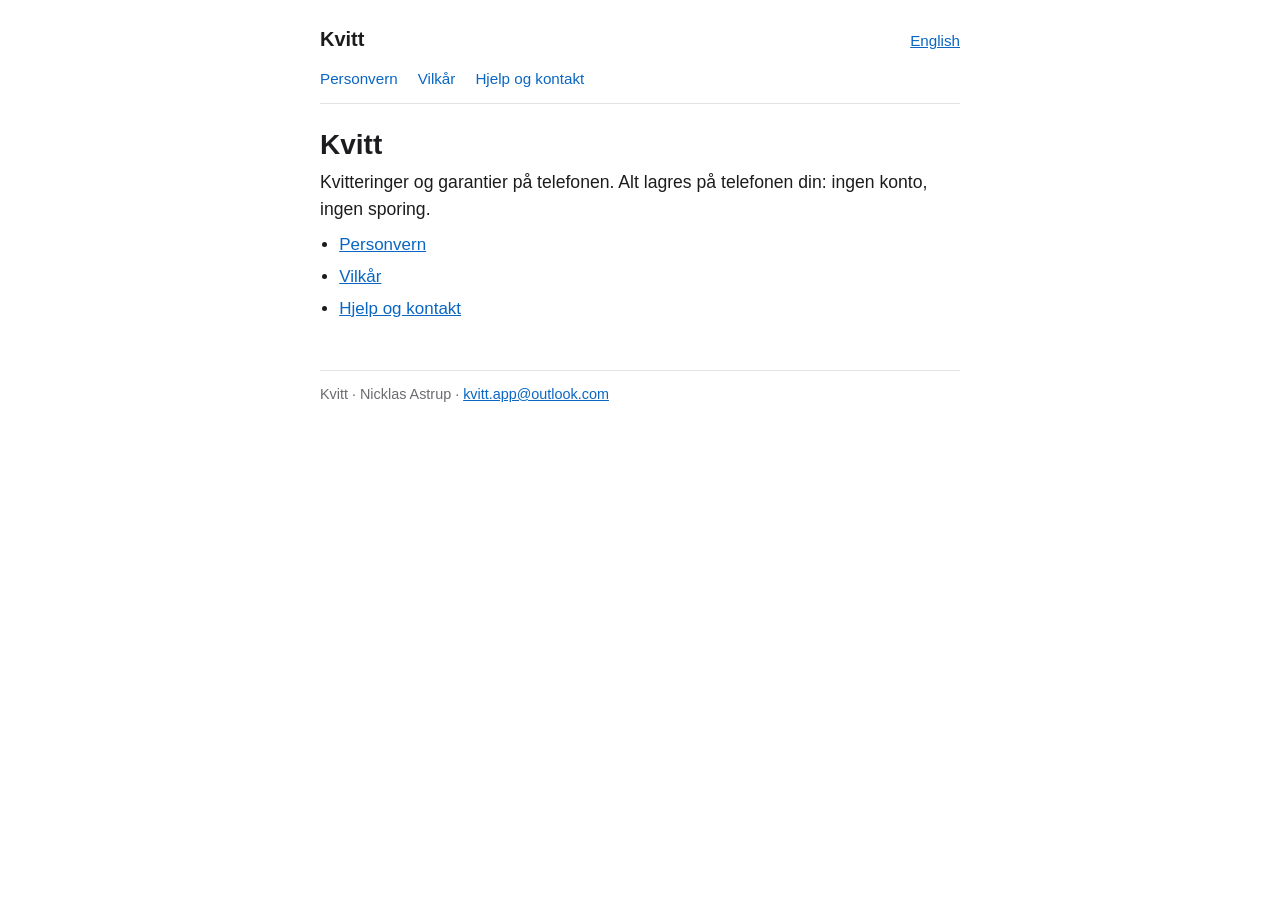
<file: index.html>
<!doctype html>
<html lang="nb">
<head>
<meta charset="utf-8">
<meta name="viewport" content="width=device-width, initial-scale=1">
<title>Kvitt</title>
<link rel="stylesheet" href="./style.css">
</head>
<body>
<header><a class="brand" href="./">Kvitt</a><a class="lang" href="./en/" hreflang="en">English</a></header>
<nav><a href="./personvern/">Personvern</a><a href="./vilkar/">Vilkår</a><a href="./support/">Hjelp og kontakt</a></nav>
<main>
<h1>Kvitt</h1>
<p class=lead>Kvitteringer og garantier på telefonen. Alt lagres på telefonen din: ingen konto, ingen sporing.</p>
<ul class=links><li><a href="./personvern/">Personvern</a></li><li><a href="./vilkar/">Vilkår</a></li><li><a href="./support/">Hjelp og kontakt</a></li></ul>
</main>
<footer>Kvitt · Nicklas Astrup · <a href="mailto:kvitt.app@outlook.com">kvitt.app@outlook.com</a></footer>
</body>
</html>
</file>
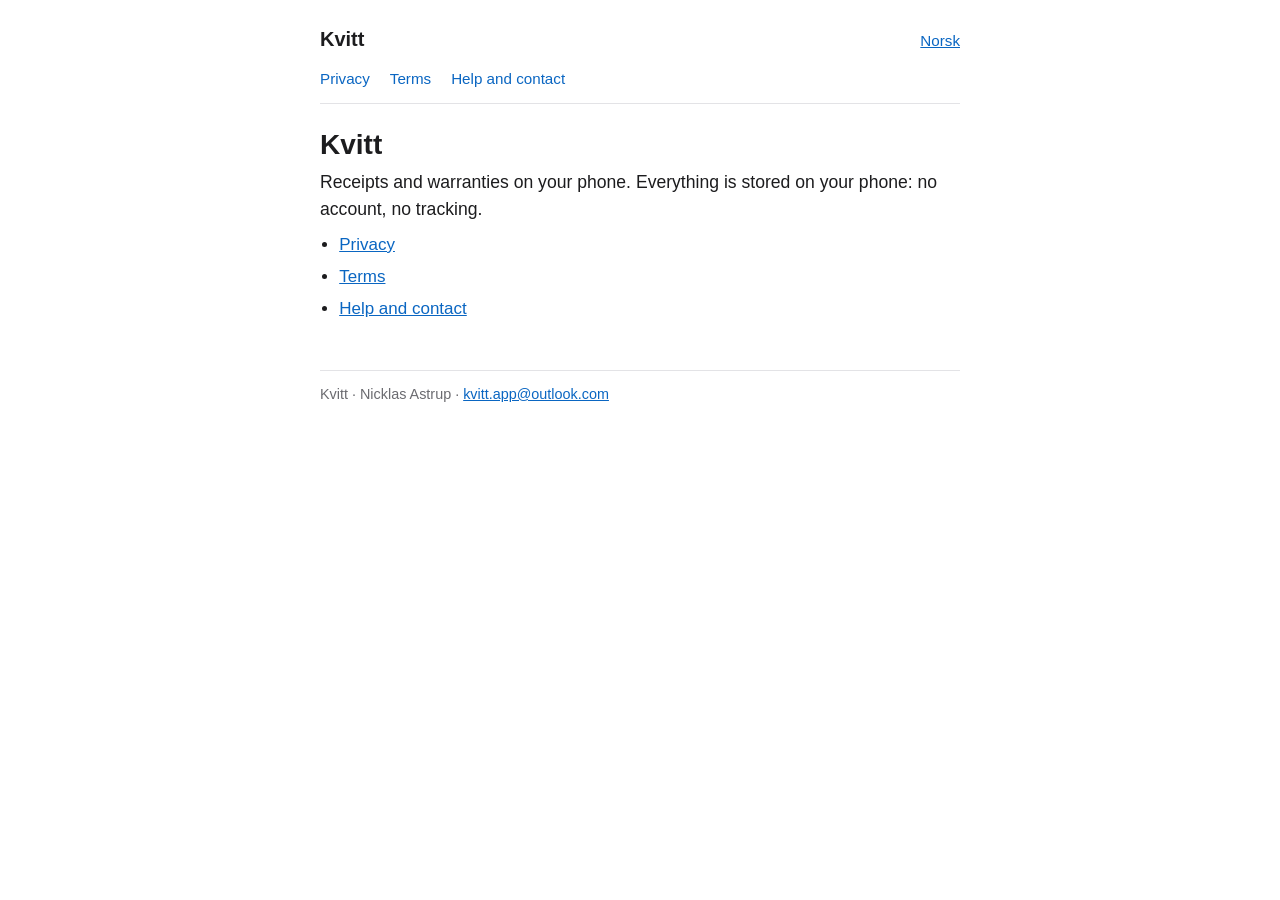
<file: en/index.html>
<!doctype html>
<html lang="en">
<head>
<meta charset="utf-8">
<meta name="viewport" content="width=device-width, initial-scale=1">
<title>Kvitt</title>
<link rel="stylesheet" href="../style.css">
</head>
<body>
<header><a class="brand" href="../en/">Kvitt</a><a class="lang" href="../" hreflang="nb">Norsk</a></header>
<nav><a href="../en/privacy/">Privacy</a><a href="../en/terms/">Terms</a><a href="../en/support/">Help and contact</a></nav>
<main>
<h1>Kvitt</h1>
<p class=lead>Receipts and warranties on your phone. Everything is stored on your phone: no account, no tracking.</p>
<ul class=links><li><a href="../en/privacy/">Privacy</a></li><li><a href="../en/terms/">Terms</a></li><li><a href="../en/support/">Help and contact</a></li></ul>
</main>
<footer>Kvitt · Nicklas Astrup · <a href="mailto:kvitt.app@outlook.com">kvitt.app@outlook.com</a></footer>
</body>
</html>
</file>
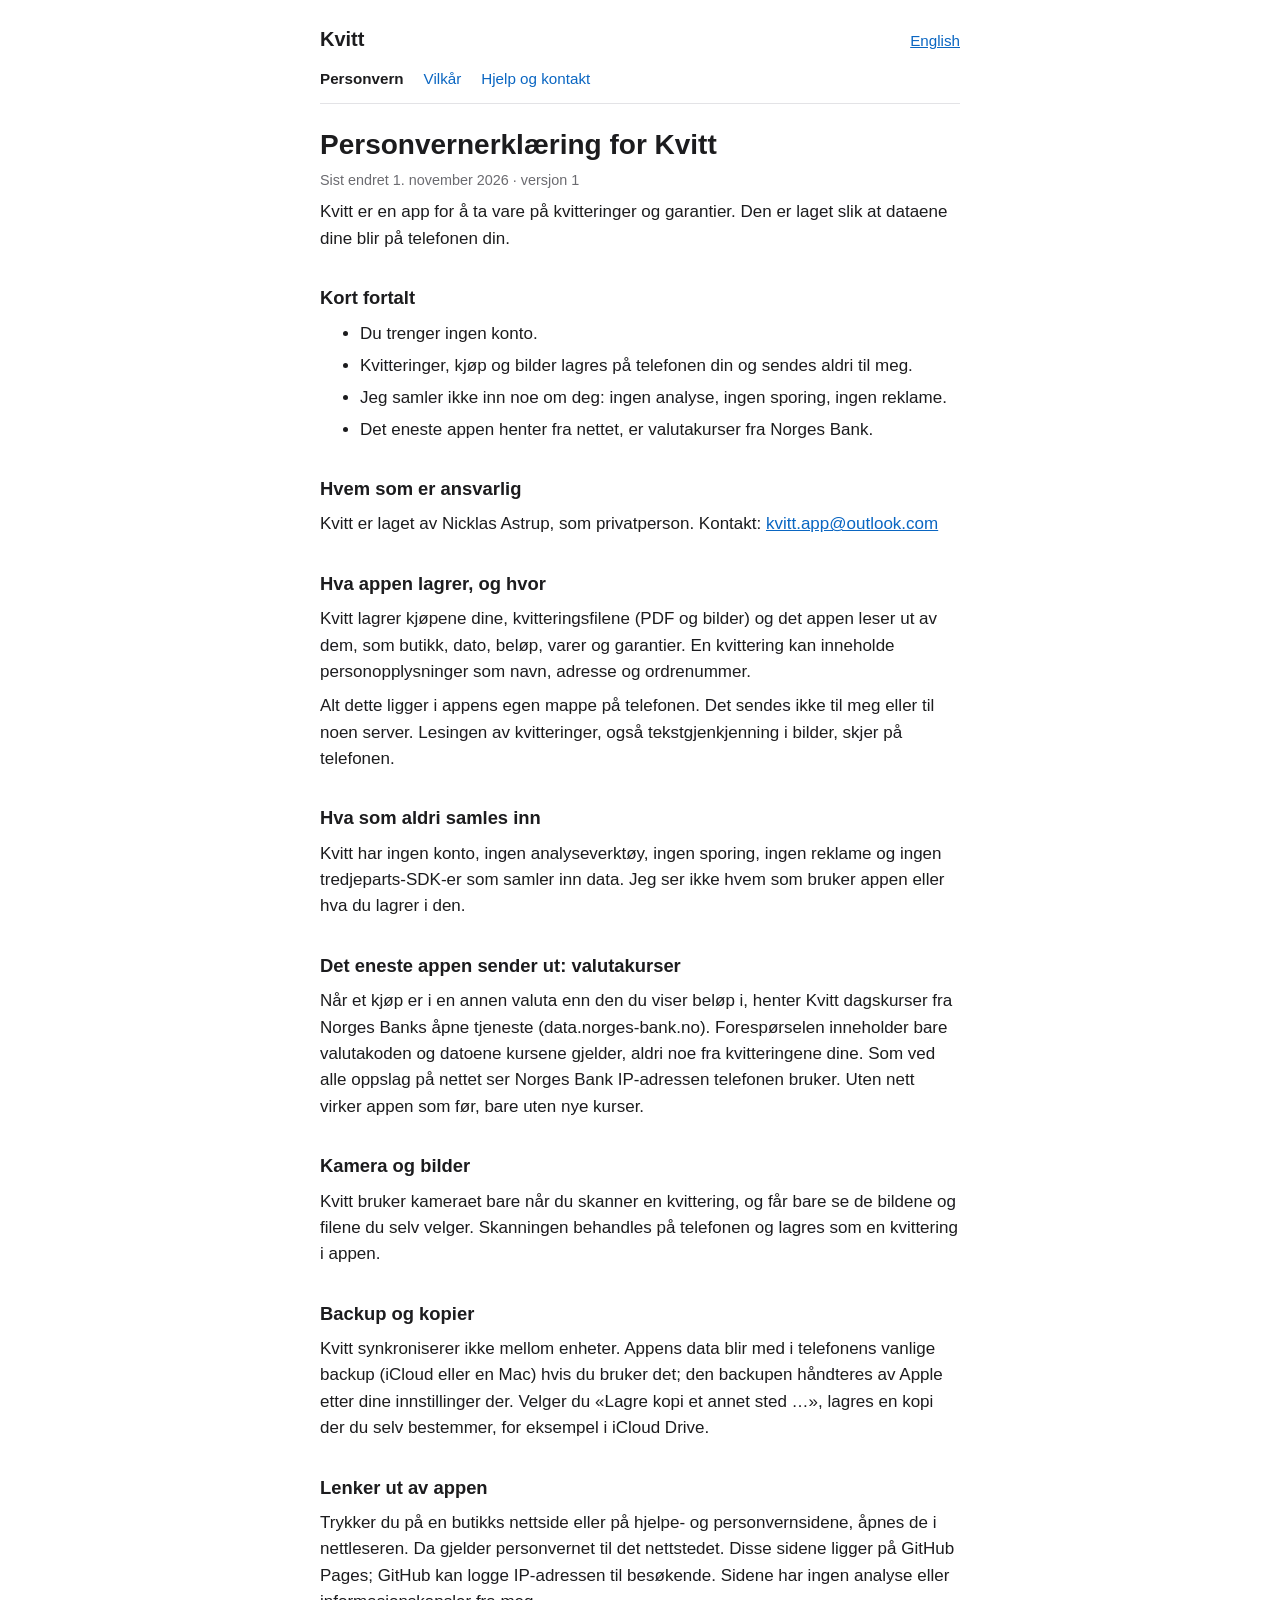
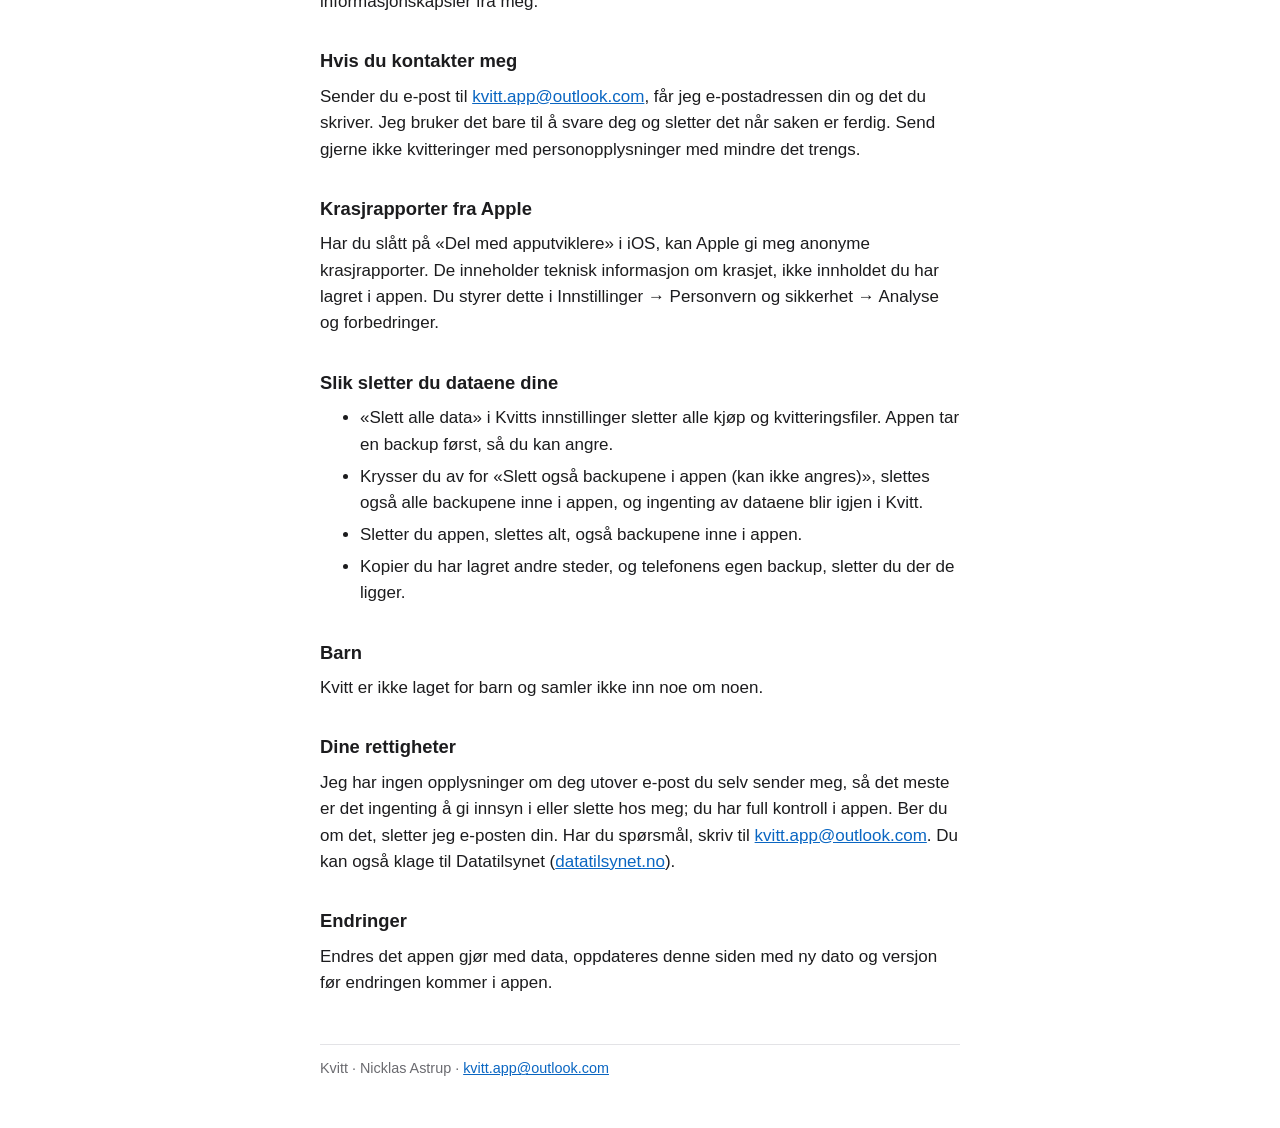
<file: personvern/index.html>
<!doctype html>
<html lang="nb">
<head>
<meta charset="utf-8">
<meta name="viewport" content="width=device-width, initial-scale=1">
<title>Personvernerklæring for Kvitt</title>
<link rel="stylesheet" href="../style.css">
</head>
<body>
<header><a class="brand" href="../">Kvitt</a><a class="lang" href="../en/privacy/" hreflang="en">English</a></header>
<nav><a href="../personvern/" aria-current=page>Personvern</a><a href="../vilkar/">Vilkår</a><a href="../support/">Hjelp og kontakt</a></nav>
<main>
<h1>Personvernerklæring for Kvitt</h1>
<p class="meta">Sist endret 1. november 2026 · versjon 1</p>
<p>Kvitt er en app for å ta vare på kvitteringer og garantier. Den er laget slik at dataene dine blir på telefonen din.</p>
<h2>Kort fortalt</h2>
<ul><li>Du trenger ingen konto.</li><li>Kvitteringer, kjøp og bilder lagres på telefonen din og sendes aldri til meg.</li><li>Jeg samler ikke inn noe om deg: ingen analyse, ingen sporing, ingen reklame.</li><li>Det eneste appen henter fra nettet, er valutakurser fra Norges Bank.</li></ul>
<h2>Hvem som er ansvarlig</h2>
<p>Kvitt er laget av Nicklas Astrup, som privatperson. Kontakt: <a href="mailto:kvitt.app@outlook.com">kvitt.app@outlook.com</a></p>
<h2>Hva appen lagrer, og hvor</h2>
<p>Kvitt lagrer kjøpene dine, kvitteringsfilene (PDF og bilder) og det appen leser ut av dem, som butikk, dato, beløp, varer og garantier. En kvittering kan inneholde personopplysninger som navn, adresse og ordrenummer.</p>
<p>Alt dette ligger i appens egen mappe på telefonen. Det sendes ikke til meg eller til noen server. Lesingen av kvitteringer, også tekstgjenkjenning i bilder, skjer på telefonen.</p>
<h2>Hva som aldri samles inn</h2>
<p>Kvitt har ingen konto, ingen analyseverktøy, ingen sporing, ingen reklame og ingen tredjeparts-SDK-er som samler inn data. Jeg ser ikke hvem som bruker appen eller hva du lagrer i den.</p>
<h2>Det eneste appen sender ut: valutakurser</h2>
<p>Når et kjøp er i en annen valuta enn den du viser beløp i, henter Kvitt dagskurser fra Norges Banks åpne tjeneste (data.norges-bank.no). Forespørselen inneholder bare valutakoden og datoene kursene gjelder, aldri noe fra kvitteringene dine. Som ved alle oppslag på nettet ser Norges Bank IP-adressen telefonen bruker. Uten nett virker appen som før, bare uten nye kurser.</p>
<h2>Kamera og bilder</h2>
<p>Kvitt bruker kameraet bare når du skanner en kvittering, og får bare se de bildene og filene du selv velger. Skanningen behandles på telefonen og lagres som en kvittering i appen.</p>
<h2>Backup og kopier</h2>
<p>Kvitt synkroniserer ikke mellom enheter. Appens data blir med i telefonens vanlige backup (iCloud eller en Mac) hvis du bruker det; den backupen håndteres av Apple etter dine innstillinger der. Velger du «Lagre kopi et annet sted …», lagres en kopi der du selv bestemmer, for eksempel i iCloud Drive.</p>
<h2>Lenker ut av appen</h2>
<p>Trykker du på en butikks nettside eller på hjelpe- og personvernsidene, åpnes de i nettleseren. Da gjelder personvernet til det nettstedet. Disse sidene ligger på GitHub Pages; GitHub kan logge IP-adressen til besøkende. Sidene har ingen analyse eller informasjonskapsler fra meg.</p>
<h2>Hvis du kontakter meg</h2>
<p>Sender du e-post til <a href="mailto:kvitt.app@outlook.com">kvitt.app@outlook.com</a>, får jeg e-postadressen din og det du skriver. Jeg bruker det bare til å svare deg og sletter det når saken er ferdig. Send gjerne ikke kvitteringer med personopplysninger med mindre det trengs.</p>
<h2>Krasjrapporter fra Apple</h2>
<p>Har du slått på «Del med apputviklere» i iOS, kan Apple gi meg anonyme krasjrapporter. De inneholder teknisk informasjon om krasjet, ikke innholdet du har lagret i appen. Du styrer dette i Innstillinger → Personvern og sikkerhet → Analyse og forbedringer.</p>
<h2>Slik sletter du dataene dine</h2>
<ul><li>«Slett alle data» i Kvitts innstillinger sletter alle kjøp og kvitteringsfiler. Appen tar en backup først, så du kan angre.</li><li>Krysser du av for «Slett også backupene i appen (kan ikke angres)», slettes også alle backupene inne i appen, og ingenting av dataene blir igjen i Kvitt.</li><li>Sletter du appen, slettes alt, også backupene inne i appen.</li><li>Kopier du har lagret andre steder, og telefonens egen backup, sletter du der de ligger.</li></ul>
<h2>Barn</h2>
<p>Kvitt er ikke laget for barn og samler ikke inn noe om noen.</p>
<h2>Dine rettigheter</h2>
<p>Jeg har ingen opplysninger om deg utover e-post du selv sender meg, så det meste er det ingenting å gi innsyn i eller slette hos meg; du har full kontroll i appen. Ber du om det, sletter jeg e-posten din. Har du spørsmål, skriv til <a href="mailto:kvitt.app@outlook.com">kvitt.app@outlook.com</a>. Du kan også klage til Datatilsynet (<a href="https://www.datatilsynet.no">datatilsynet.no</a>).</p>
<h2>Endringer</h2>
<p>Endres det appen gjør med data, oppdateres denne siden med ny dato og versjon før endringen kommer i appen.</p>
</main>
<footer>Kvitt · Nicklas Astrup · <a href="mailto:kvitt.app@outlook.com">kvitt.app@outlook.com</a></footer>
</body>
</html>
</file>
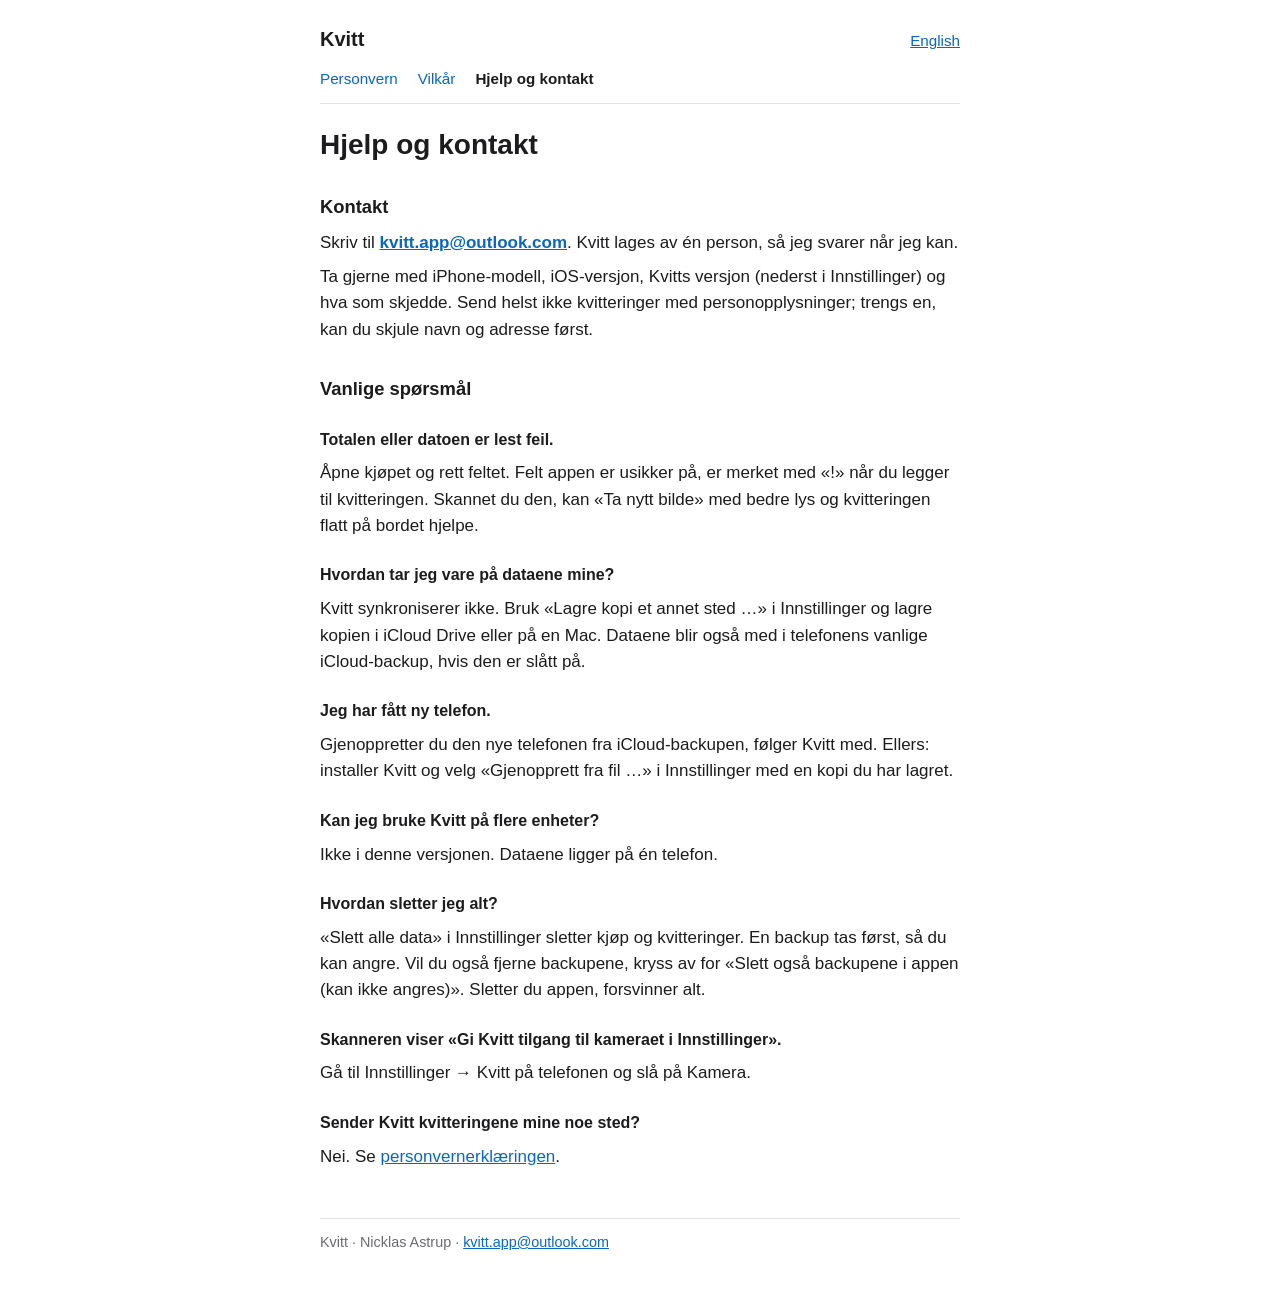
<file: support/index.html>
<!doctype html>
<html lang="nb">
<head>
<meta charset="utf-8">
<meta name="viewport" content="width=device-width, initial-scale=1">
<title>Hjelp og kontakt</title>
<link rel="stylesheet" href="../style.css">
</head>
<body>
<header><a class="brand" href="../">Kvitt</a><a class="lang" href="../en/support/" hreflang="en">English</a></header>
<nav><a href="../personvern/">Personvern</a><a href="../vilkar/">Vilkår</a><a href="../support/" aria-current=page>Hjelp og kontakt</a></nav>
<main>
<h1>Hjelp og kontakt</h1>
<h2>Kontakt</h2>
<p>Skriv til <strong><a href="mailto:kvitt.app@outlook.com">kvitt.app@outlook.com</a></strong>. Kvitt lages av én person, så jeg svarer når jeg kan.</p>
<p>Ta gjerne med iPhone-modell, iOS-versjon, Kvitts versjon (nederst i Innstillinger) og hva som skjedde. Send helst ikke kvitteringer med personopplysninger; trengs en, kan du skjule navn og adresse først.</p>
<h2>Vanlige spørsmål</h2>
<h3>Totalen eller datoen er lest feil.</h3><p>Åpne kjøpet og rett feltet. Felt appen er usikker på, er merket med «!» når du legger til kvitteringen. Skannet du den, kan «Ta nytt bilde» med bedre lys og kvitteringen flatt på bordet hjelpe.</p>
<h3>Hvordan tar jeg vare på dataene mine?</h3><p>Kvitt synkroniserer ikke. Bruk «Lagre kopi et annet sted …» i Innstillinger og lagre kopien i iCloud Drive eller på en Mac. Dataene blir også med i telefonens vanlige iCloud-backup, hvis den er slått på.</p>
<h3>Jeg har fått ny telefon.</h3><p>Gjenoppretter du den nye telefonen fra iCloud-backupen, følger Kvitt med. Ellers: installer Kvitt og velg «Gjenopprett fra fil …» i Innstillinger med en kopi du har lagret.</p>
<h3>Kan jeg bruke Kvitt på flere enheter?</h3><p>Ikke i denne versjonen. Dataene ligger på én telefon.</p>
<h3>Hvordan sletter jeg alt?</h3><p>«Slett alle data» i Innstillinger sletter kjøp og kvitteringer. En backup tas først, så du kan angre. Vil du også fjerne backupene, kryss av for «Slett også backupene i appen (kan ikke angres)». Sletter du appen, forsvinner alt.</p>
<h3>Skanneren viser «Gi Kvitt tilgang til kameraet i Innstillinger».</h3><p>Gå til Innstillinger → Kvitt på telefonen og slå på Kamera.</p>
<h3>Sender Kvitt kvitteringene mine noe sted?</h3><p>Nei. Se <a href="../personvern/">personvernerklæringen</a>.</p>
</main>
<footer>Kvitt · Nicklas Astrup · <a href="mailto:kvitt.app@outlook.com">kvitt.app@outlook.com</a></footer>
</body>
</html>
</file>
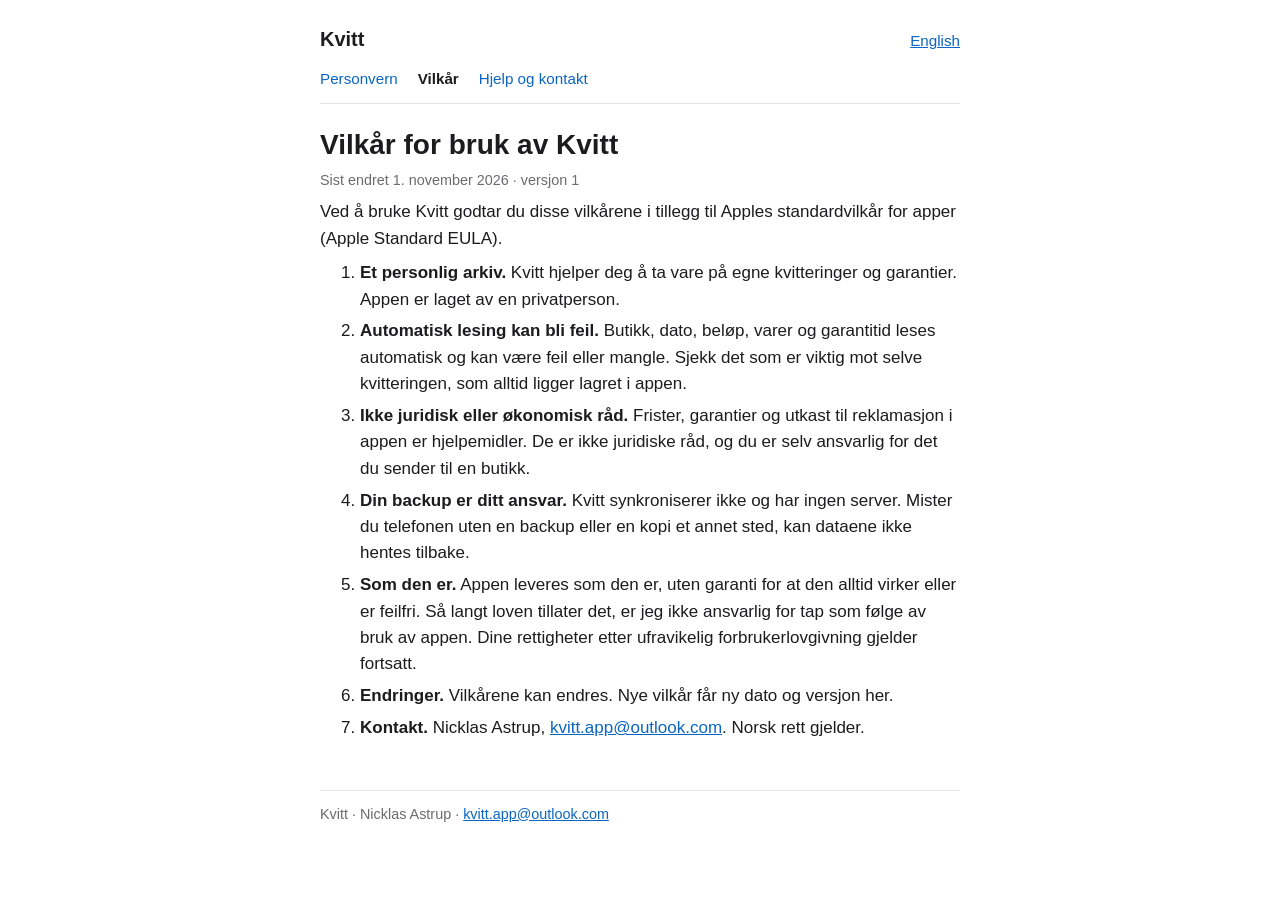
<file: vilkar/index.html>
<!doctype html>
<html lang="nb">
<head>
<meta charset="utf-8">
<meta name="viewport" content="width=device-width, initial-scale=1">
<title>Vilkår for bruk av Kvitt</title>
<link rel="stylesheet" href="../style.css">
</head>
<body>
<header><a class="brand" href="../">Kvitt</a><a class="lang" href="../en/terms/" hreflang="en">English</a></header>
<nav><a href="../personvern/">Personvern</a><a href="../vilkar/" aria-current=page>Vilkår</a><a href="../support/">Hjelp og kontakt</a></nav>
<main>
<h1>Vilkår for bruk av Kvitt</h1>
<p class="meta">Sist endret 1. november 2026 · versjon 1</p>
<p>Ved å bruke Kvitt godtar du disse vilkårene i tillegg til Apples standardvilkår for apper (Apple Standard EULA).</p>
<ol><li><strong>Et personlig arkiv.</strong> Kvitt hjelper deg å ta vare på egne kvitteringer og garantier. Appen er laget av en privatperson.</li><li><strong>Automatisk lesing kan bli feil.</strong> Butikk, dato, beløp, varer og garantitid leses automatisk og kan være feil eller mangle. Sjekk det som er viktig mot selve kvitteringen, som alltid ligger lagret i appen.</li><li><strong>Ikke juridisk eller økonomisk råd.</strong> Frister, garantier og utkast til reklamasjon i appen er hjelpemidler. De er ikke juridiske råd, og du er selv ansvarlig for det du sender til en butikk.</li><li><strong>Din backup er ditt ansvar.</strong> Kvitt synkroniserer ikke og har ingen server. Mister du telefonen uten en backup eller en kopi et annet sted, kan dataene ikke hentes tilbake.</li><li><strong>Som den er.</strong> Appen leveres som den er, uten garanti for at den alltid virker eller er feilfri. Så langt loven tillater det, er jeg ikke ansvarlig for tap som følge av bruk av appen. Dine rettigheter etter ufravikelig forbrukerlovgivning gjelder fortsatt.</li><li><strong>Endringer.</strong> Vilkårene kan endres. Nye vilkår får ny dato og versjon her.</li><li><strong>Kontakt.</strong> Nicklas Astrup, <a href="mailto:kvitt.app@outlook.com">kvitt.app@outlook.com</a>. Norsk rett gjelder.</li></ol>
</main>
<footer>Kvitt · Nicklas Astrup · <a href="mailto:kvitt.app@outlook.com">kvitt.app@outlook.com</a></footer>
</body>
</html>
</file>
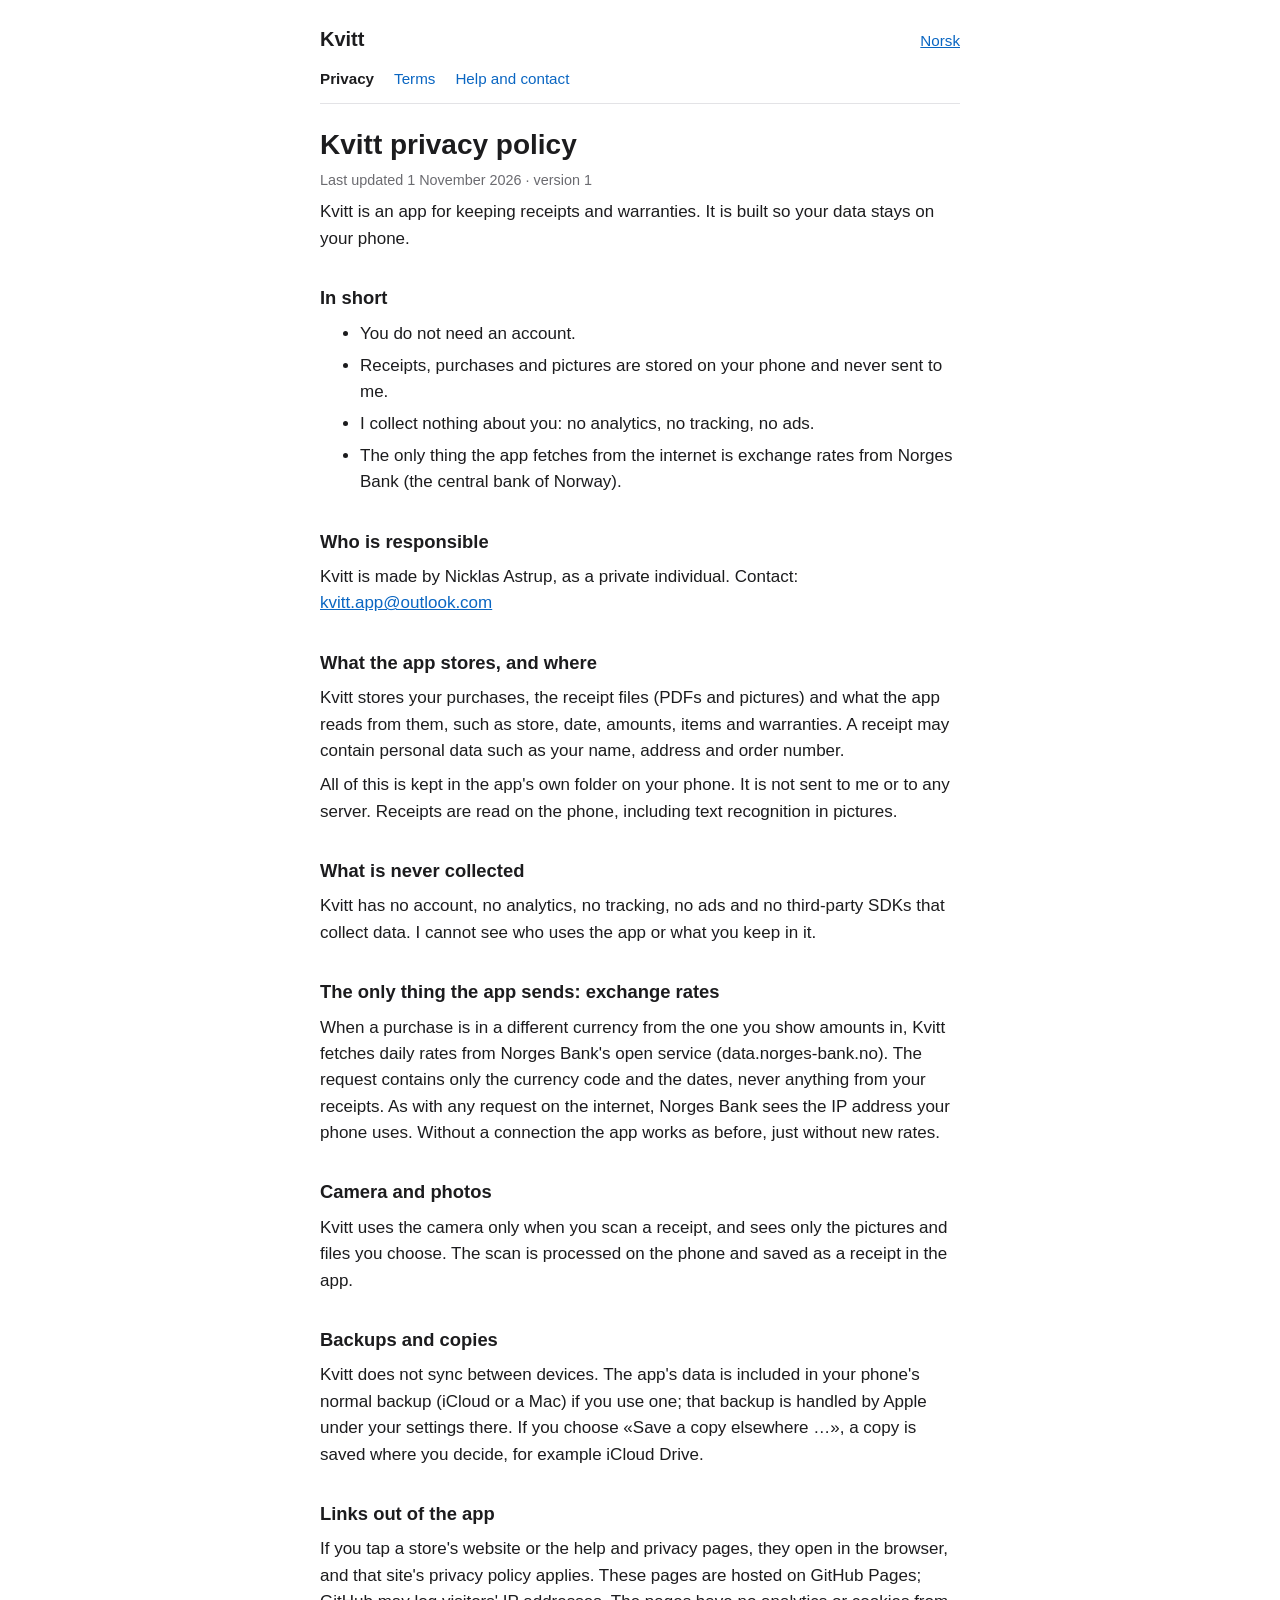
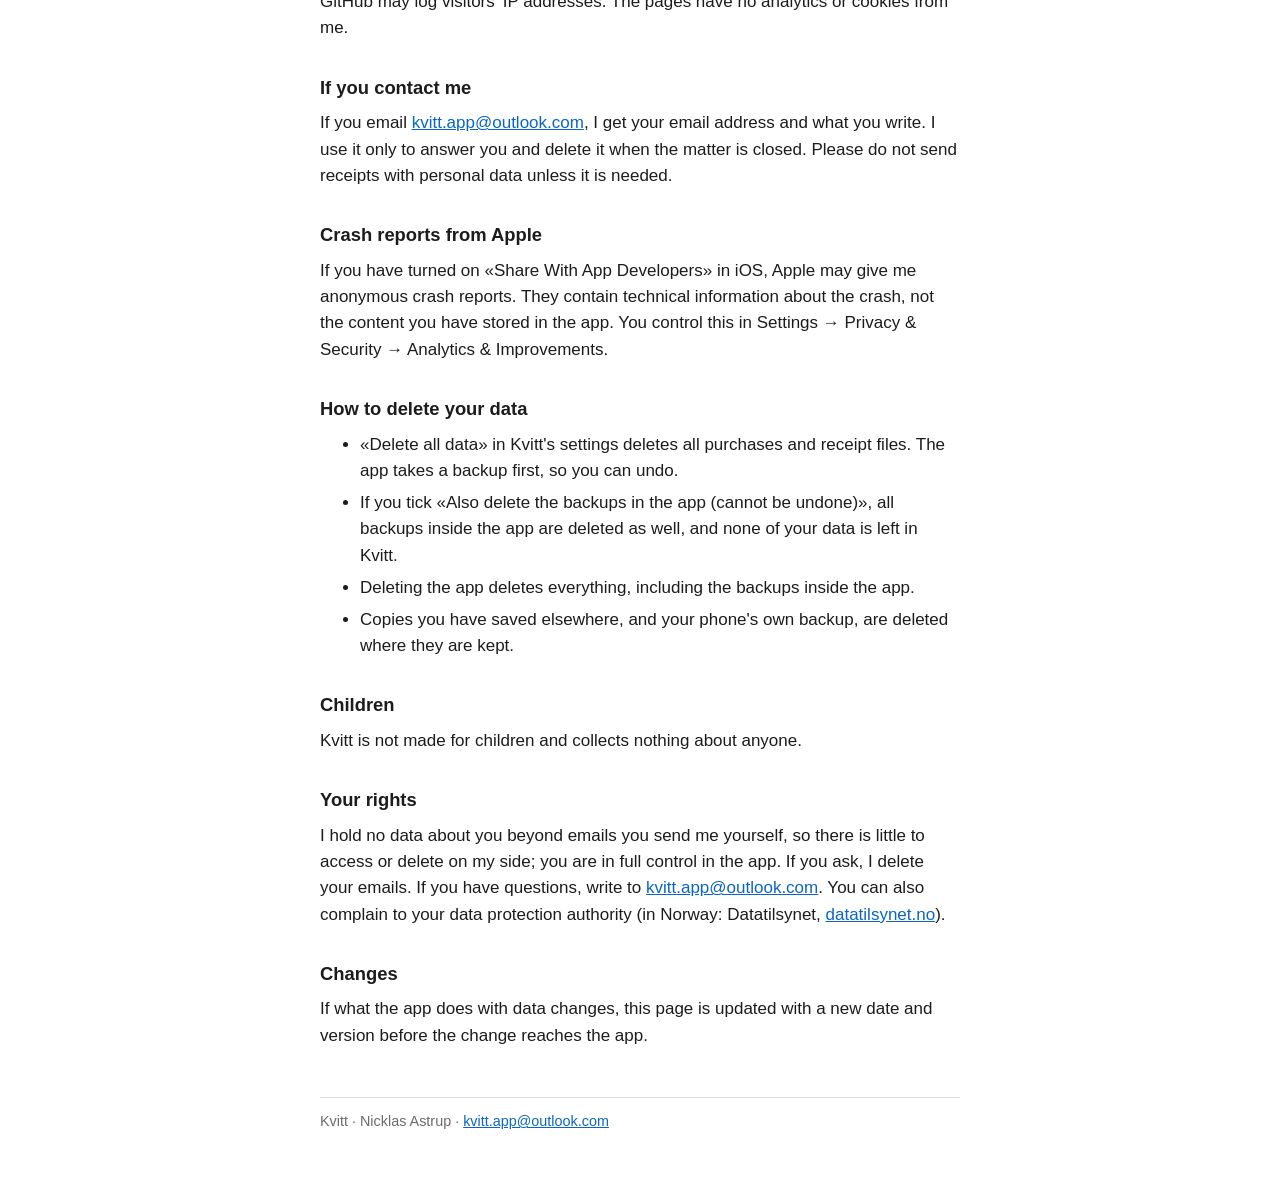
<file: en/privacy/index.html>
<!doctype html>
<html lang="en">
<head>
<meta charset="utf-8">
<meta name="viewport" content="width=device-width, initial-scale=1">
<title>Kvitt privacy policy</title>
<link rel="stylesheet" href="../../style.css">
</head>
<body>
<header><a class="brand" href="../../en/">Kvitt</a><a class="lang" href="../../personvern/" hreflang="nb">Norsk</a></header>
<nav><a href="../../en/privacy/" aria-current=page>Privacy</a><a href="../../en/terms/">Terms</a><a href="../../en/support/">Help and contact</a></nav>
<main>
<h1>Kvitt privacy policy</h1>
<p class="meta">Last updated 1 November 2026 · version 1</p>
<p>Kvitt is an app for keeping receipts and warranties. It is built so your data stays on your phone.</p>
<h2>In short</h2>
<ul><li>You do not need an account.</li><li>Receipts, purchases and pictures are stored on your phone and never sent to me.</li><li>I collect nothing about you: no analytics, no tracking, no ads.</li><li>The only thing the app fetches from the internet is exchange rates from Norges Bank (the central bank of Norway).</li></ul>
<h2>Who is responsible</h2>
<p>Kvitt is made by Nicklas Astrup, as a private individual. Contact: <a href="mailto:kvitt.app@outlook.com">kvitt.app@outlook.com</a></p>
<h2>What the app stores, and where</h2>
<p>Kvitt stores your purchases, the receipt files (PDFs and pictures) and what the app reads from them, such as store, date, amounts, items and warranties. A receipt may contain personal data such as your name, address and order number.</p>
<p>All of this is kept in the app's own folder on your phone. It is not sent to me or to any server. Receipts are read on the phone, including text recognition in pictures.</p>
<h2>What is never collected</h2>
<p>Kvitt has no account, no analytics, no tracking, no ads and no third-party SDKs that collect data. I cannot see who uses the app or what you keep in it.</p>
<h2>The only thing the app sends: exchange rates</h2>
<p>When a purchase is in a different currency from the one you show amounts in, Kvitt fetches daily rates from Norges Bank's open service (data.norges-bank.no). The request contains only the currency code and the dates, never anything from your receipts. As with any request on the internet, Norges Bank sees the IP address your phone uses. Without a connection the app works as before, just without new rates.</p>
<h2>Camera and photos</h2>
<p>Kvitt uses the camera only when you scan a receipt, and sees only the pictures and files you choose. The scan is processed on the phone and saved as a receipt in the app.</p>
<h2>Backups and copies</h2>
<p>Kvitt does not sync between devices. The app's data is included in your phone's normal backup (iCloud or a Mac) if you use one; that backup is handled by Apple under your settings there. If you choose «Save a copy elsewhere …», a copy is saved where you decide, for example iCloud Drive.</p>
<h2>Links out of the app</h2>
<p>If you tap a store's website or the help and privacy pages, they open in the browser, and that site's privacy policy applies. These pages are hosted on GitHub Pages; GitHub may log visitors' IP addresses. The pages have no analytics or cookies from me.</p>
<h2>If you contact me</h2>
<p>If you email <a href="mailto:kvitt.app@outlook.com">kvitt.app@outlook.com</a>, I get your email address and what you write. I use it only to answer you and delete it when the matter is closed. Please do not send receipts with personal data unless it is needed.</p>
<h2>Crash reports from Apple</h2>
<p>If you have turned on «Share With App Developers» in iOS, Apple may give me anonymous crash reports. They contain technical information about the crash, not the content you have stored in the app. You control this in Settings → Privacy &amp; Security → Analytics &amp; Improvements.</p>
<h2>How to delete your data</h2>
<ul><li>«Delete all data» in Kvitt's settings deletes all purchases and receipt files. The app takes a backup first, so you can undo.</li><li>If you tick «Also delete the backups in the app (cannot be undone)», all backups inside the app are deleted as well, and none of your data is left in Kvitt.</li><li>Deleting the app deletes everything, including the backups inside the app.</li><li>Copies you have saved elsewhere, and your phone's own backup, are deleted where they are kept.</li></ul>
<h2>Children</h2>
<p>Kvitt is not made for children and collects nothing about anyone.</p>
<h2>Your rights</h2>
<p>I hold no data about you beyond emails you send me yourself, so there is little to access or delete on my side; you are in full control in the app. If you ask, I delete your emails. If you have questions, write to <a href="mailto:kvitt.app@outlook.com">kvitt.app@outlook.com</a>. You can also complain to your data protection authority (in Norway: Datatilsynet, <a href="https://www.datatilsynet.no">datatilsynet.no</a>).</p>
<h2>Changes</h2>
<p>If what the app does with data changes, this page is updated with a new date and version before the change reaches the app.</p>
</main>
<footer>Kvitt · Nicklas Astrup · <a href="mailto:kvitt.app@outlook.com">kvitt.app@outlook.com</a></footer>
</body>
</html>
</file>
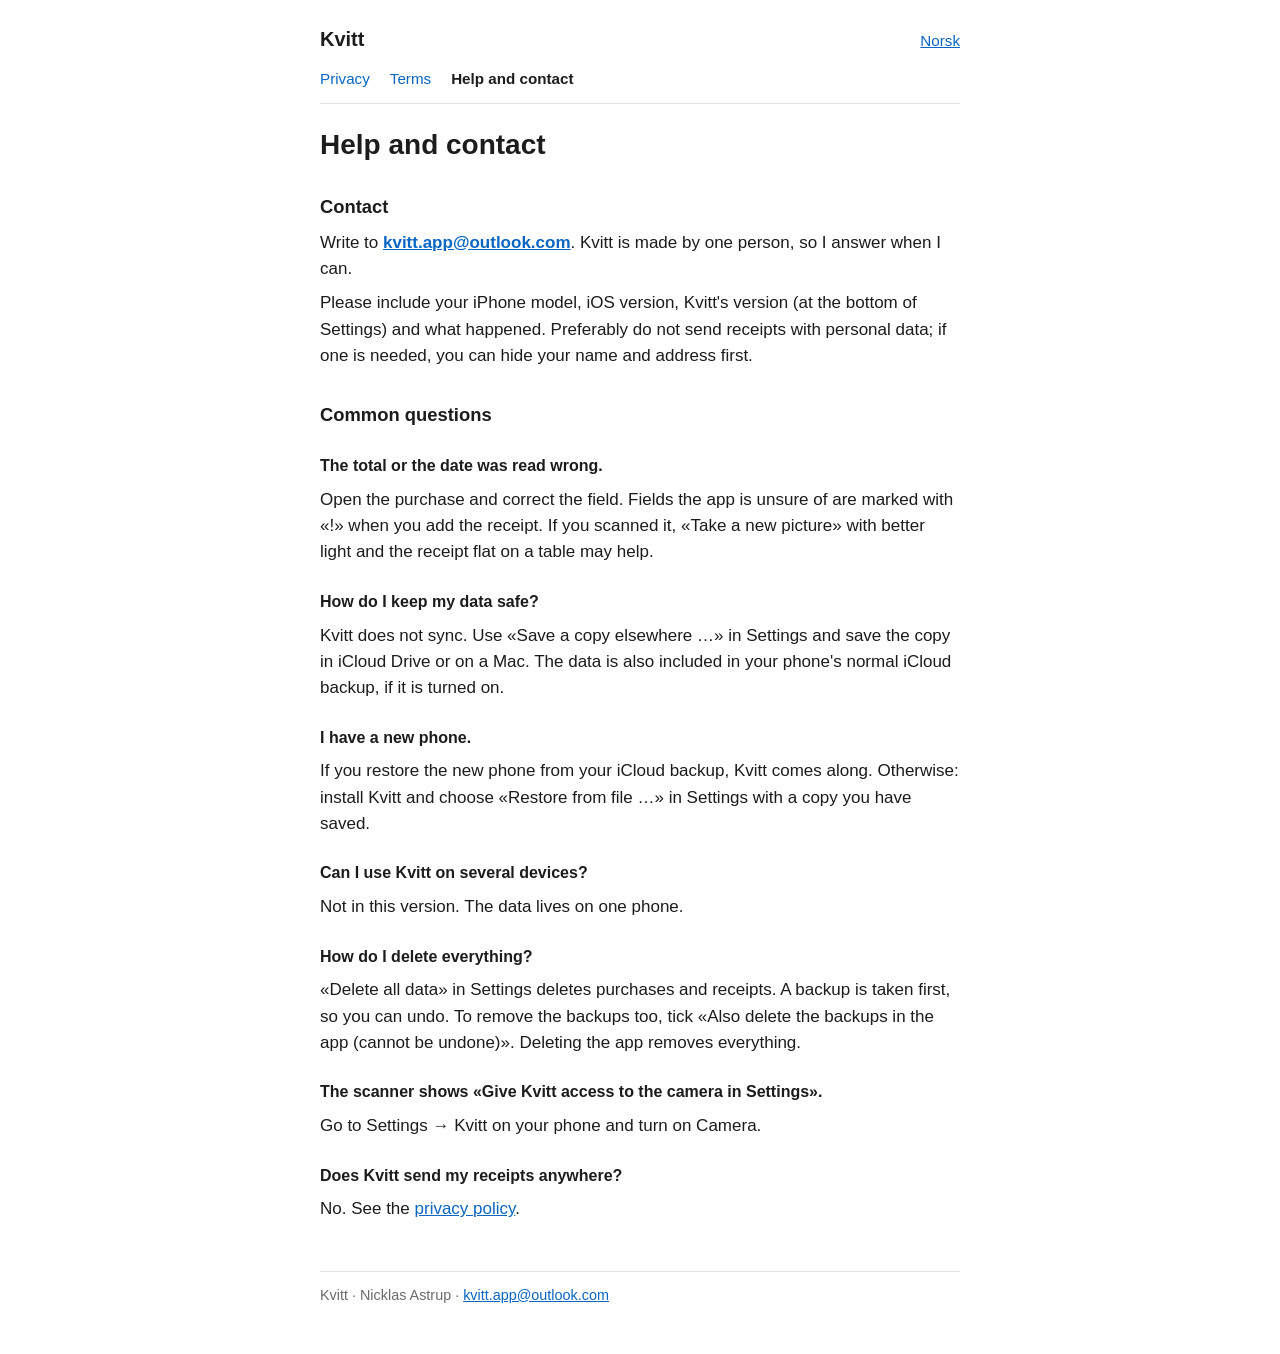
<file: en/support/index.html>
<!doctype html>
<html lang="en">
<head>
<meta charset="utf-8">
<meta name="viewport" content="width=device-width, initial-scale=1">
<title>Help and contact</title>
<link rel="stylesheet" href="../../style.css">
</head>
<body>
<header><a class="brand" href="../../en/">Kvitt</a><a class="lang" href="../../support/" hreflang="nb">Norsk</a></header>
<nav><a href="../../en/privacy/">Privacy</a><a href="../../en/terms/">Terms</a><a href="../../en/support/" aria-current=page>Help and contact</a></nav>
<main>
<h1>Help and contact</h1>
<h2>Contact</h2>
<p>Write to <strong><a href="mailto:kvitt.app@outlook.com">kvitt.app@outlook.com</a></strong>. Kvitt is made by one person, so I answer when I can.</p>
<p>Please include your iPhone model, iOS version, Kvitt's version (at the bottom of Settings) and what happened. Preferably do not send receipts with personal data; if one is needed, you can hide your name and address first.</p>
<h2>Common questions</h2>
<h3>The total or the date was read wrong.</h3><p>Open the purchase and correct the field. Fields the app is unsure of are marked with «!» when you add the receipt. If you scanned it, «Take a new picture» with better light and the receipt flat on a table may help.</p>
<h3>How do I keep my data safe?</h3><p>Kvitt does not sync. Use «Save a copy elsewhere …» in Settings and save the copy in iCloud Drive or on a Mac. The data is also included in your phone's normal iCloud backup, if it is turned on.</p>
<h3>I have a new phone.</h3><p>If you restore the new phone from your iCloud backup, Kvitt comes along. Otherwise: install Kvitt and choose «Restore from file …» in Settings with a copy you have saved.</p>
<h3>Can I use Kvitt on several devices?</h3><p>Not in this version. The data lives on one phone.</p>
<h3>How do I delete everything?</h3><p>«Delete all data» in Settings deletes purchases and receipts. A backup is taken first, so you can undo. To remove the backups too, tick «Also delete the backups in the app (cannot be undone)». Deleting the app removes everything.</p>
<h3>The scanner shows «Give Kvitt access to the camera in Settings».</h3><p>Go to Settings → Kvitt on your phone and turn on Camera.</p>
<h3>Does Kvitt send my receipts anywhere?</h3><p>No. See the <a href="../privacy/">privacy policy</a>.</p>
</main>
<footer>Kvitt · Nicklas Astrup · <a href="mailto:kvitt.app@outlook.com">kvitt.app@outlook.com</a></footer>
</body>
</html>
</file>
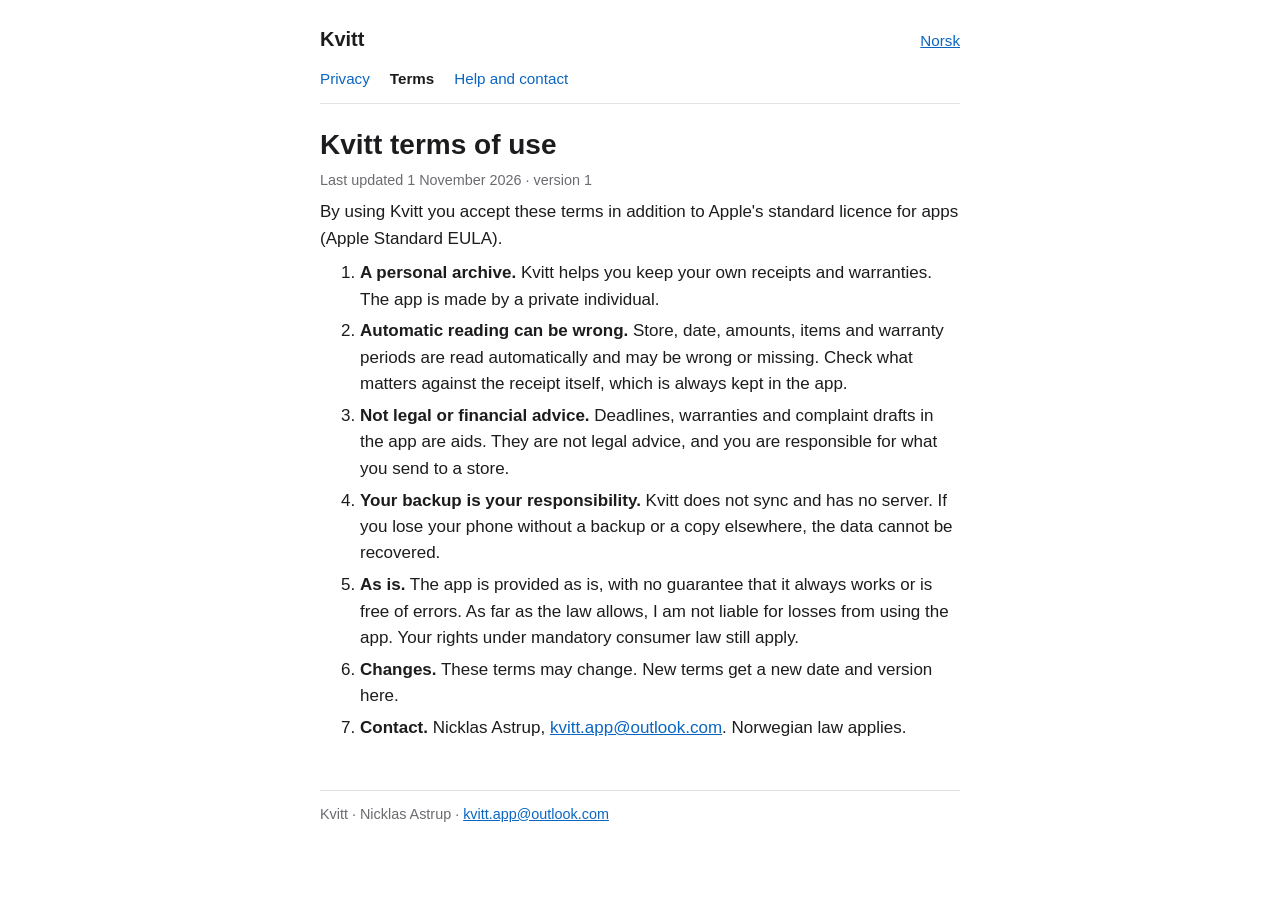
<file: en/terms/index.html>
<!doctype html>
<html lang="en">
<head>
<meta charset="utf-8">
<meta name="viewport" content="width=device-width, initial-scale=1">
<title>Kvitt terms of use</title>
<link rel="stylesheet" href="../../style.css">
</head>
<body>
<header><a class="brand" href="../../en/">Kvitt</a><a class="lang" href="../../vilkar/" hreflang="nb">Norsk</a></header>
<nav><a href="../../en/privacy/">Privacy</a><a href="../../en/terms/" aria-current=page>Terms</a><a href="../../en/support/">Help and contact</a></nav>
<main>
<h1>Kvitt terms of use</h1>
<p class="meta">Last updated 1 November 2026 · version 1</p>
<p>By using Kvitt you accept these terms in addition to Apple's standard licence for apps (Apple Standard EULA).</p>
<ol><li><strong>A personal archive.</strong> Kvitt helps you keep your own receipts and warranties. The app is made by a private individual.</li><li><strong>Automatic reading can be wrong.</strong> Store, date, amounts, items and warranty periods are read automatically and may be wrong or missing. Check what matters against the receipt itself, which is always kept in the app.</li><li><strong>Not legal or financial advice.</strong> Deadlines, warranties and complaint drafts in the app are aids. They are not legal advice, and you are responsible for what you send to a store.</li><li><strong>Your backup is your responsibility.</strong> Kvitt does not sync and has no server. If you lose your phone without a backup or a copy elsewhere, the data cannot be recovered.</li><li><strong>As is.</strong> The app is provided as is, with no guarantee that it always works or is free of errors. As far as the law allows, I am not liable for losses from using the app. Your rights under mandatory consumer law still apply.</li><li><strong>Changes.</strong> These terms may change. New terms get a new date and version here.</li><li><strong>Contact.</strong> Nicklas Astrup, <a href="mailto:kvitt.app@outlook.com">kvitt.app@outlook.com</a>. Norwegian law applies.</li></ol>
</main>
<footer>Kvitt · Nicklas Astrup · <a href="mailto:kvitt.app@outlook.com">kvitt.app@outlook.com</a></footer>
</body>
</html>
</file>
<file: style.css>
:root {
  --bg: #ffffff;
  --text: #1c1c1e;
  --muted: #6b6b70;
  --line: #e3e3e6;
  --link: #0a66c2;
  color-scheme: light dark;
}

@media (prefers-color-scheme: dark) {
  :root {
    --bg: #111113;
    --text: #ececef;
    --muted: #9a9aa0;
    --line: #2c2c30;
    --link: #6cb2ff;
  }
}

* {
  box-sizing: border-box;
}

body {
  margin: 0 auto;
  max-width: 42rem;
  padding: 1.5rem 16px 3rem;
  background: var(--bg);
  color: var(--text);
  font: 17px/1.55 -apple-system, BlinkMacSystemFont, "Segoe UI", Roboto, sans-serif;
  -webkit-text-size-adjust: 100%;
}

a {
  color: var(--link);
}

header {
  display: flex;
  justify-content: space-between;
  align-items: baseline;
}

.brand {
  color: var(--text);
  font-weight: 700;
  font-size: 1.25rem;
  text-decoration: none;
}

.lang {
  font-size: 0.95rem;
}

nav {
  display: flex;
  flex-wrap: wrap;
  gap: 0.25rem 1.25rem;
  margin: 0.75rem 0 1.5rem;
  padding-bottom: 0.75rem;
  border-bottom: 1px solid var(--line);
  font-size: 0.95rem;
}

nav a {
  text-decoration: none;
}

nav a[aria-current] {
  color: var(--text);
  font-weight: 600;
}

h1 {
  font-size: 1.75rem;
  line-height: 1.2;
  margin: 0 0 0.5rem;
}

h2 {
  font-size: 1.15rem;
  margin: 2rem 0 0.25rem;
}

h3 {
  font-size: 1rem;
  margin: 1.5rem 0 0.25rem;
}

p,
ul,
ol {
  margin: 0.5rem 0;
}

li {
  margin: 0.35rem 0;
}

.meta,
footer {
  color: var(--muted);
  font-size: 0.9rem;
}

.lead {
  font-size: 1.1rem;
}

.links {
  padding-left: 1.2rem;
}

footer {
  margin-top: 3rem;
  padding-top: 0.75rem;
  border-top: 1px solid var(--line);
  overflow-wrap: anywhere;
}
</file>
